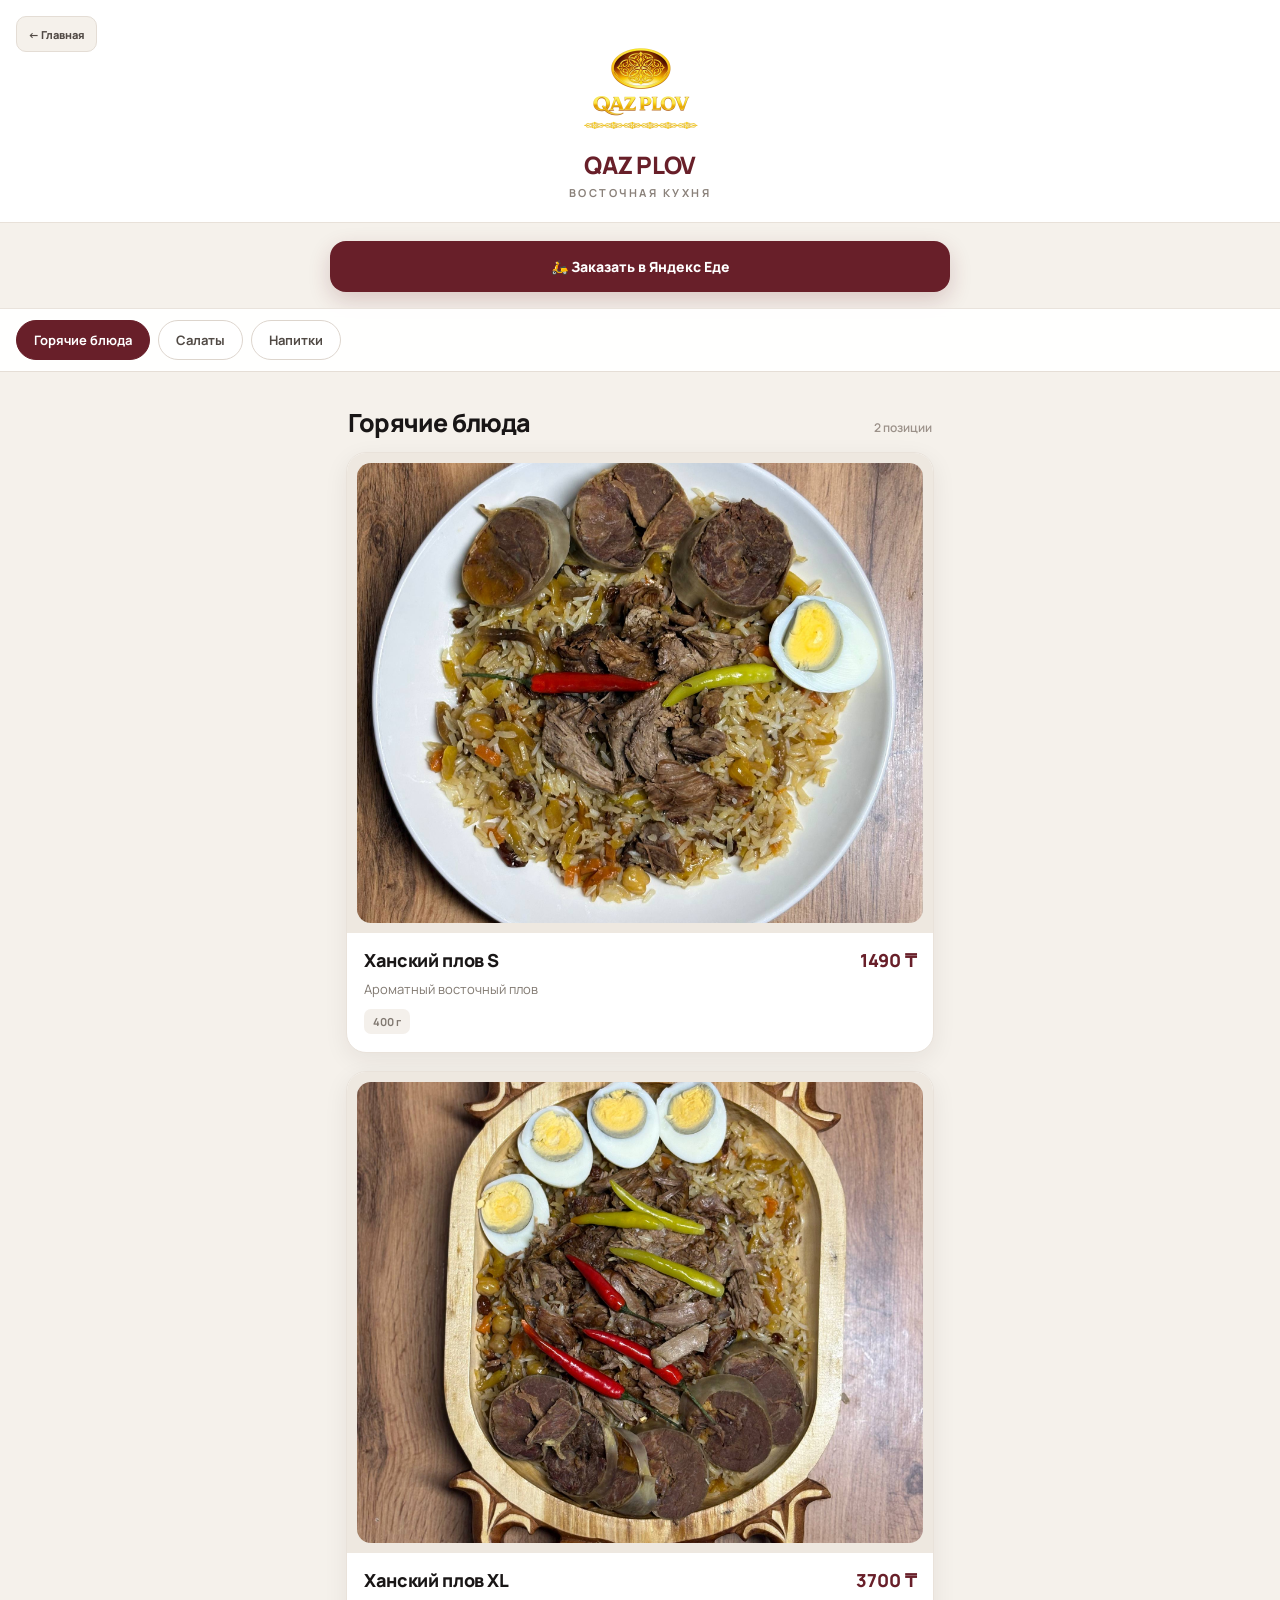
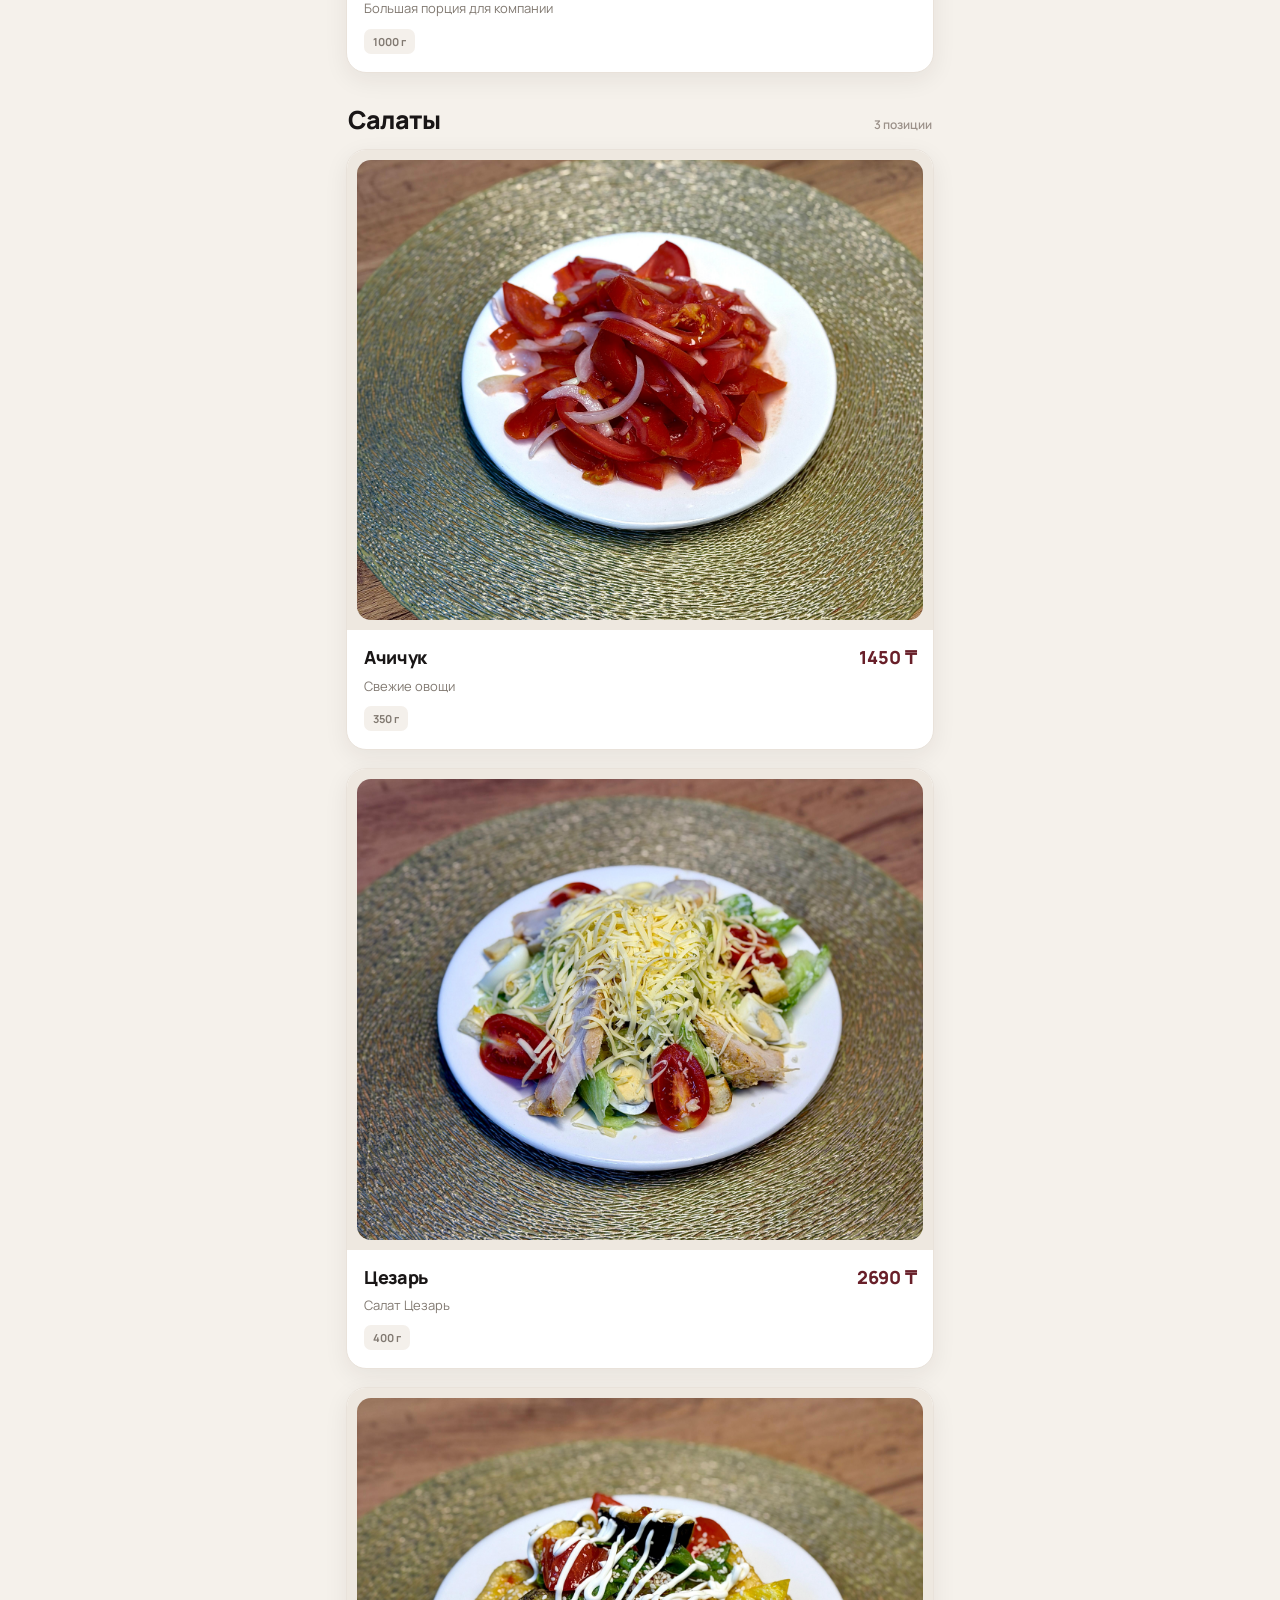
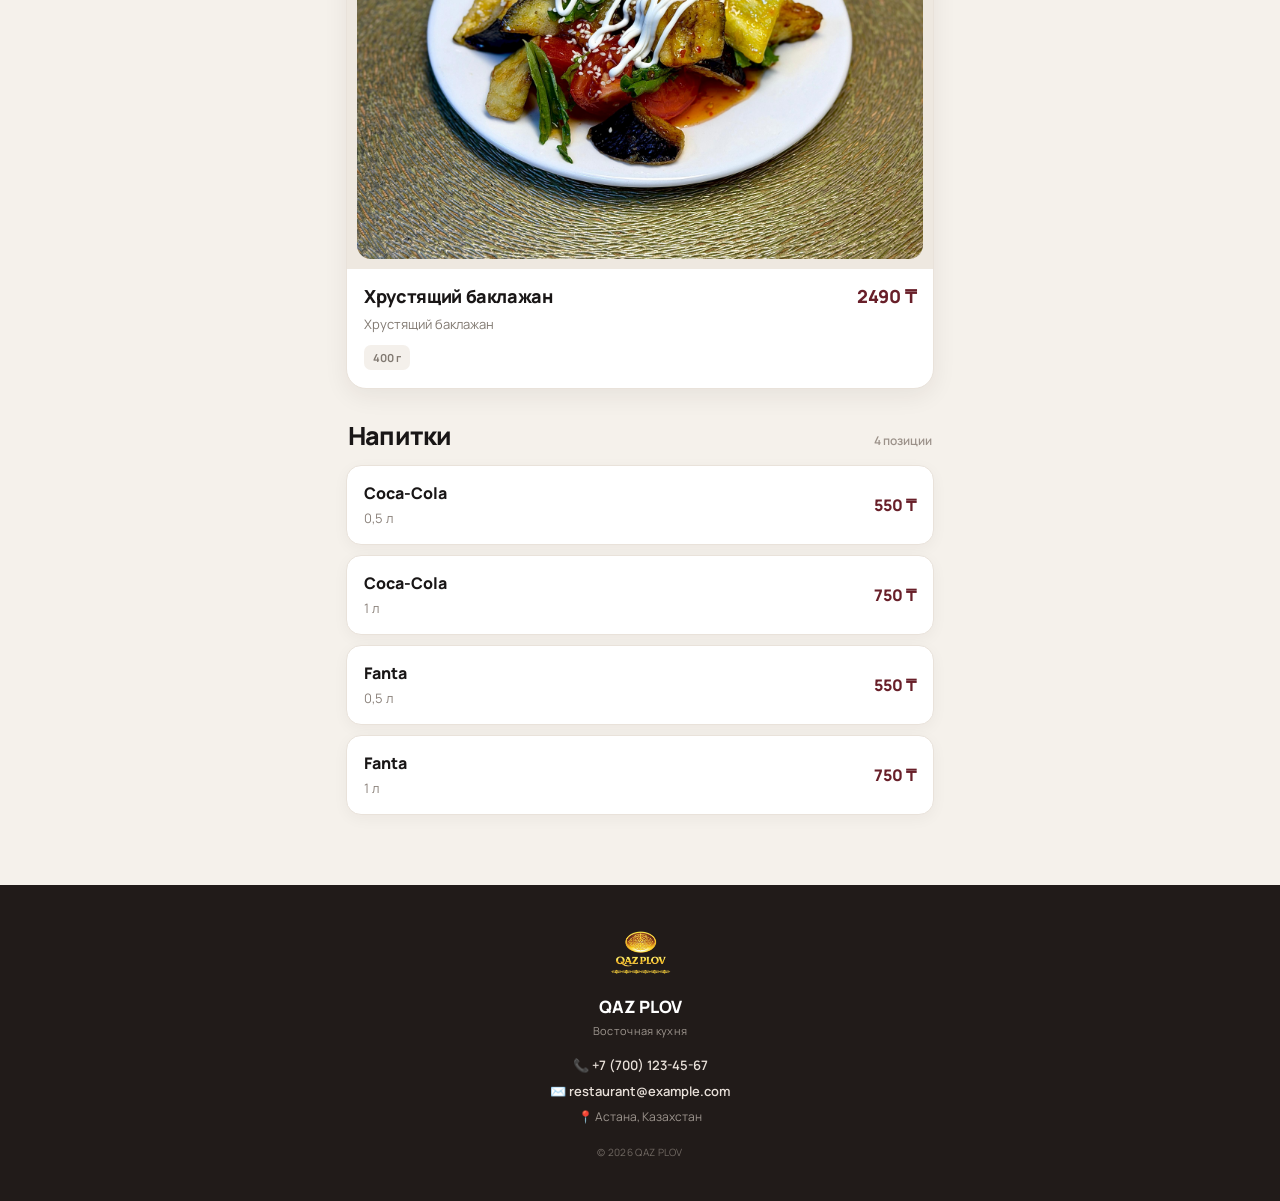
<file: menu.html>
<!DOCTYPE html>
<html lang="ru">

<head>
    <meta charset="UTF-8">
    <meta name="viewport" content="width=device-width, initial-scale=1.0">

    <title>QAZ PLOV — Меню</title>

    <link rel="stylesheet" href="menu.css">
</head>

<body>

<header class="header">

    <a class="back-button" href="index.html">
        ← Главная
    </a>

    <img
        class="logo"
        src="logo.png"
        alt="QAZ PLOV"
    >

    <h1>
        QAZ PLOV
    </h1>

    <p class="subtitle">
        Восточная кухня
    </p>

</header>


<a
    class="order-button"
    href="https://eda.yandex.ru/restaurant/qaz_plov"
    target="_blank"
    rel="noopener noreferrer"
>
    🛵 Заказать в Яндекс Еде
</a>


<nav class="categories">

    <button
        class="active"
        type="button"
        data-target="hot"
    >
        Горячие блюда
    </button>

    <button
        type="button"
        data-target="salads"
    >
        Салаты
    </button>

    <button
        type="button"
        data-target="drinks"
    >
        Напитки
    </button>

</nav>


<main>


<!-- =========================
     ГОРЯЧИЕ БЛЮДА
========================= -->

<section id="hot">

    <div class="section-header">

        <h2>
            Горячие блюда
        </h2>

        <span>
            2 позиции
        </span>

    </div>


    <article class="dish">

        <div class="photo">

            <img
                src="plov.jpg"
                alt="Ханский плов S"
            >

        </div>

        <div class="dish-info">

            <div class="dish-top">

                <h3>
                    Ханский плов S
                </h3>

                <strong>
                    1490 ₸
                </strong>

            </div>

            <p>
                Ароматный восточный плов
            </p>

            <span class="weight">
                400 г
            </span>

        </div>

    </article>


    <article class="dish">

        <div class="photo">

            <img
                src="plov-xl.jpg"
                alt="Ханский плов XL"
            >

        </div>

        <div class="dish-info">

            <div class="dish-top">

                <h3>
                    Ханский плов XL
                </h3>

                <strong>
                    3700 ₸
                </strong>

            </div>

            <p>
                Большая порция для компании
            </p>

            <span class="weight">
                1000 г
            </span>

        </div>

    </article>

</section>



<!-- =========================
     САЛАТЫ
========================= -->

<section id="salads">

    <div class="section-header">

        <h2>
            Салаты
        </h2>

        <span>
            3 позиции
        </span>

    </div>


    <article class="dish">

        <div class="photo">

            <img
                src="achichuk.jpg"
                alt="Ачичук"
            >

        </div>

        <div class="dish-info">

            <div class="dish-top">

                <h3>
                    Ачичук
                </h3>

                <strong>
                    1450 ₸
                </strong>

            </div>

            <p>
                Свежие овощи
            </p>

            <span class="weight">
                350 г
            </span>

        </div>

    </article>


    <article class="dish">

        <div class="photo">

            <img
                src="cezar .jpg"
                alt="Цезарь"
            >

        </div>

        <div class="dish-info">

            <div class="dish-top">

                <h3>
                    Цезарь
                </h3>

                <strong>
                    2690 ₸
                </strong>

            </div>

            <p>
                Салат Цезарь
            </p>

            <span class="weight">
                400 г
            </span>

        </div>

    </article>


    <article class="dish">

        <div class="photo">

            <img
                src="hrustyashchiy-baklazhan.jpg"
                alt="Хрустящий баклажан"
            >

        </div>

        <div class="dish-info">

            <div class="dish-top">

                <h3>
                    Хрустящий баклажан
                </h3>

                <strong>
                    2490 ₸
                </strong>

            </div>

            <p>
                Хрустящий баклажан
            </p>

            <span class="weight">
                400 г
            </span>

        </div>

    </article>

</section>



<!-- =========================
     НАПИТКИ
========================= -->

<section id="drinks">

    <div class="section-header">

        <h2>
            Напитки
        </h2>

        <span>
            4 позиции
        </span>

    </div>


    <article class="simple-dish">

        <div>
            <h3>Coca-Cola</h3>
            <p>0,5 л</p>
        </div>

        <strong>550 ₸</strong>

    </article>


    <article class="simple-dish">

        <div>
            <h3>Coca-Cola</h3>
            <p>1 л</p>
        </div>

        <strong>750 ₸</strong>

    </article>


    <article class="simple-dish">

        <div>
            <h3>Fanta</h3>
            <p>0,5 л</p>
        </div>

        <strong>550 ₸</strong>

    </article>


    <article class="simple-dish">

        <div>
            <h3>Fanta</h3>
            <p>1 л</p>
        </div>

        <strong>750 ₸</strong>

    </article>

</section>

</main>



<footer class="footer">

    <img
        src="logo.png"
        alt="QAZ PLOV"
    >

    <h3>
        QAZ PLOV
    </h3>

    <p>
        Восточная кухня
    </p>

    <div class="contact-info">

        <a href="tel:+77001234567">
            📞 +7 (700) 123-45-67
        </a>

        <a href="mailto:restaurant@example.com">
            ✉️ restaurant@example.com
        </a>

        <p>
            📍 Астана, Казахстан
        </p>

    </div>

    <p class="copyright">
        © 2026 QAZ PLOV
    </p>

</footer>


<script>

document.querySelectorAll(".categories button").forEach(button => {

    button.addEventListener("click", () => {

        const targetId = button.dataset.target;
        const target = document.getElementById(targetId);

        if (!target) return;

        const top =
            target.getBoundingClientRect().top +
            window.scrollY -
            80;

        window.scrollTo({
            top: top,
            behavior: "smooth"
        });

        document
            .querySelectorAll(".categories button")
            .forEach(btn => btn.classList.remove("active"));

        button.classList.add("active");

    });

});

</script>

</body>
</html>
</file>
<file: menu.css>
@import url('https://fonts.googleapis.com/css2?family=Manrope:wght@400;500;600;700;800&display=swap');

* {
    box-sizing: border-box;
}

html {
    scroll-behavior: smooth;
}

body {
    margin: 0;

    background: #f5f1eb;
    color: #191616;

    font-family: 'Manrope', sans-serif;
}


/* =========================
   HEADER
========================= */

.header {
    position: relative;

    padding: 24px 20px 22px;

    text-align: center;

    background: #ffffff;

    border-bottom: 1px solid #e8e1d9;
}

.logo {
    width: 210px;
    height: 125px;

    object-fit: contain;

    display: block;

    margin: 0 auto 2px;

    mix-blend-mode: multiply;
}

.header h1 {
    margin: 0;

    color: #681f29;

    font-size: 24px;
    line-height: 1.2;

    font-weight: 800;
    letter-spacing: -.7px;
}

.subtitle {
    margin: 5px 0 0;

    color: #8a817a;

    font-size: 11px;
    font-weight: 700;

    letter-spacing: 2.5px;
    text-transform: uppercase;
}


/* =========================
   BACK BUTTON
========================= */

.back-button {
    position: absolute;

    top: 16px;
    left: 16px;

    display: inline-flex;
    align-items: center;
    justify-content: center;

    min-height: 36px;

    padding: 0 11px;

    border-radius: 10px;

    background: #f5f1eb;

    border: 1px solid #e4ddd5;

    color: #514a45;

    text-decoration: none;

    font-size: 11px;
    font-weight: 800;
}

.back-button:active {
    transform: scale(.97);
}


/* =========================
   ORDER BUTTON
========================= */

.order-button {
    display: flex;

    align-items: center;
    justify-content: center;

    gap: 10px;

    width: calc(100% - 32px);

    max-width: 620px;

    margin: 18px auto 16px;

    padding: 16px 20px;

    border-radius: 16px;

    background: #681f29;

    color: #ffffff;

    text-decoration: none;

    font-size: 14px;
    font-weight: 800;

    box-shadow:
        0 8px 22px rgba(104,31,41,.20);

    transition:
        transform .2s ease,
        box-shadow .2s ease;
}

.order-button:hover {
    box-shadow:
        0 10px 28px rgba(104,31,41,.26);
}

.order-button:active {
    transform: scale(.98);
}


/* =========================
   CATEGORIES
========================= */

.categories {
    position: sticky;

    top: 0;

    z-index: 20;

    display: flex;

    gap: 8px;

    overflow-x: auto;

    padding: 11px 16px;

    background: rgba(255,255,255,.94);

    backdrop-filter: blur(18px);

    border-top: 1px solid #e9e3dc;
    border-bottom: 1px solid #e5ded6;

    scrollbar-width: none;
}

.categories::-webkit-scrollbar {
    display: none;
}

.categories button {
    flex-shrink: 0;

    padding: 10px 17px;

    border-radius: 100px;

    border: 1px solid #ddd5cd;

    background: #ffffff;

    color: #514a45;

    font-family: inherit;

    font-size: 13px;
    font-weight: 700;

    cursor: pointer;

    transition:
        background .2s ease,
        color .2s ease,
        border-color .2s ease,
        transform .2s ease;
}

.categories button:active {
    transform: scale(.96);
}

.categories button.active {
    background: #681f29;

    border-color: #681f29;

    color: #ffffff;
}


/* =========================
   MAIN
========================= */

main {
    width: 100%;

    max-width: 620px;

    margin: auto;

    padding: 4px 16px 60px;
}

section {
    margin-top: 32px;

    scroll-margin-top: 72px;
}


/* =========================
   SECTION HEADER
========================= */

.section-header {
    display: flex;

    justify-content: space-between;
    align-items: baseline;

    margin-bottom: 14px;

    padding: 0 2px;
}

.section-header h2 {
    margin: 0;

    font-size: 25px;
    line-height: 1.2;

    letter-spacing: -.8px;

    font-weight: 800;
}

.section-header span {
    color: #9b9189;

    font-size: 12px;

    font-weight: 600;
}


/* =========================
   FOOD CARD
========================= */

.dish {
    overflow: hidden;

    margin-bottom: 18px;

    background: #ffffff;

    border: 1px solid #e9e2da;

    border-radius: 20px;

    box-shadow:
        0 7px 24px rgba(44,31,24,.07);

    transition:
        transform .2s ease,
        box-shadow .2s ease;
}

.dish:hover {
    transform: translateY(-2px);

    box-shadow:
        0 11px 30px rgba(44,31,24,.10);
}


/* =========================
   FOOD PHOTO
========================= */

.photo {
    position: relative;

    width: 100%;

    aspect-ratio: 1 / .82;

    padding: 10px;

    background: #eee8e0;

    display: flex;

    align-items: center;
    justify-content: center;
}

.photo img {
    width: 100%;
    height: 100%;

    display: block;

    object-fit: cover;

    object-position: center;

    border-radius: 14px;

    transition:
        transform .35s ease;
}

.dish:hover .photo img {
    transform: scale(1.025);
}


/* =========================
   FOOD INFO
========================= */

.dish-info {
    padding: 16px 17px 18px;
}

.dish-top {
    display: flex;

    justify-content: space-between;
    align-items: flex-start;

    gap: 15px;
}

.dish-top h3 {
    margin: 0;

    font-size: 18px;
    line-height: 1.3;

    font-weight: 800;

    letter-spacing: -.35px;
}

.dish-top strong {
    flex-shrink: 0;

    color: #681f29;

    font-size: 18px;
    line-height: 1.3;

    font-weight: 800;
}

.dish-info p {
    margin: 7px 0 10px;

    color: #817971;

    font-size: 13px;
    line-height: 1.5;
}

.weight {
    display: inline-flex;

    align-items: center;

    padding: 5px 9px;

    border-radius: 7px;

    background: #f4f0eb;

    color: #817971;

    font-size: 11px;

    font-weight: 700;
}


/* =========================
   SIMPLE DISH
========================= */

.simple-dish {
    display: flex;

    align-items: center;
    justify-content: space-between;

    gap: 18px;

    padding: 17px;

    margin-bottom: 10px;

    background: #ffffff;

    border: 1px solid #e9e2da;

    border-radius: 15px;

    box-shadow:
        0 4px 15px rgba(44,31,24,.045);

    transition:
        transform .2s ease,
        box-shadow .2s ease;
}

.simple-dish:hover {
    transform: translateY(-1px);

    box-shadow:
        0 7px 20px rgba(44,31,24,.08);
}

.simple-dish h3 {
    margin: 0 0 5px;

    font-size: 16px;
    line-height: 1.3;

    font-weight: 800;
}

.simple-dish p {
    margin: 0;

    color: #8b827b;

    font-size: 13px;
    line-height: 1.4;
}

.simple-dish strong {
    flex-shrink: 0;

    color: #681f29;

    font-size: 16px;

    font-weight: 800;
}


/* =========================
   FOOTER
========================= */

.footer {
    padding: 34px 20px 42px;

    text-align: center;

    background: #211b19;
}

.footer img {
    width: 105px;
    max-height: 65px;

    object-fit: contain;

    margin-bottom: 6px;

    mix-blend-mode: screen;
}

.footer h3 {
    margin: 0 0 5px;

    color: #ffffff;

    font-size: 17px;

    font-weight: 800;
}

.footer > p {
    margin: 0;

    color: #9d958e;

    font-size: 11px;

    letter-spacing: .3px;
}


/* =========================
   CONTACT INFO
========================= */

.contact-info {
    display: flex;

    flex-direction: column;

    align-items: center;

    gap: 8px;

    margin-top: 18px;
}

.contact-info a {
    color: #e8e0d9;

    text-decoration: none;

    font-family: 'Manrope', sans-serif;

    font-size: 13px;

    font-weight: 600;
}

.contact-info a:hover {
    color: #ffffff;
}

.contact-info p {
    margin: 0;

    color: #9d958e;

    font-size: 12px;
}


/* =========================
   COPYRIGHT
========================= */

.footer .copyright {
    margin-top: 20px;

    color: #716963;

    font-size: 10px;
}


/* =========================
   MOBILE
========================= */

@media (max-width: 480px) {

    .header {
        padding-top: 20px;
    }

    .logo {
        width: 195px;
        height: 115px;
    }

    .back-button {
        top: 12px;
        left: 12px;
    }

    .order-button {
        font-size: 14px;

        padding: 15px 16px;
    }

    .section-header h2 {
        font-size: 23px;
    }

    .dish-top h3 {
        font-size: 17px;
    }

    .dish-top strong {
        font-size: 17px;
    }

    .photo {
        aspect-ratio: 1 / .82;
    }

}


/* =========================
   REDUCED MOTION
========================= */

@media (prefers-reduced-motion: reduce) {

    html {
        scroll-behavior: auto;
    }

    *,
    *::before,
    *::after {
        transition: none !important;
    }

}
</file>
